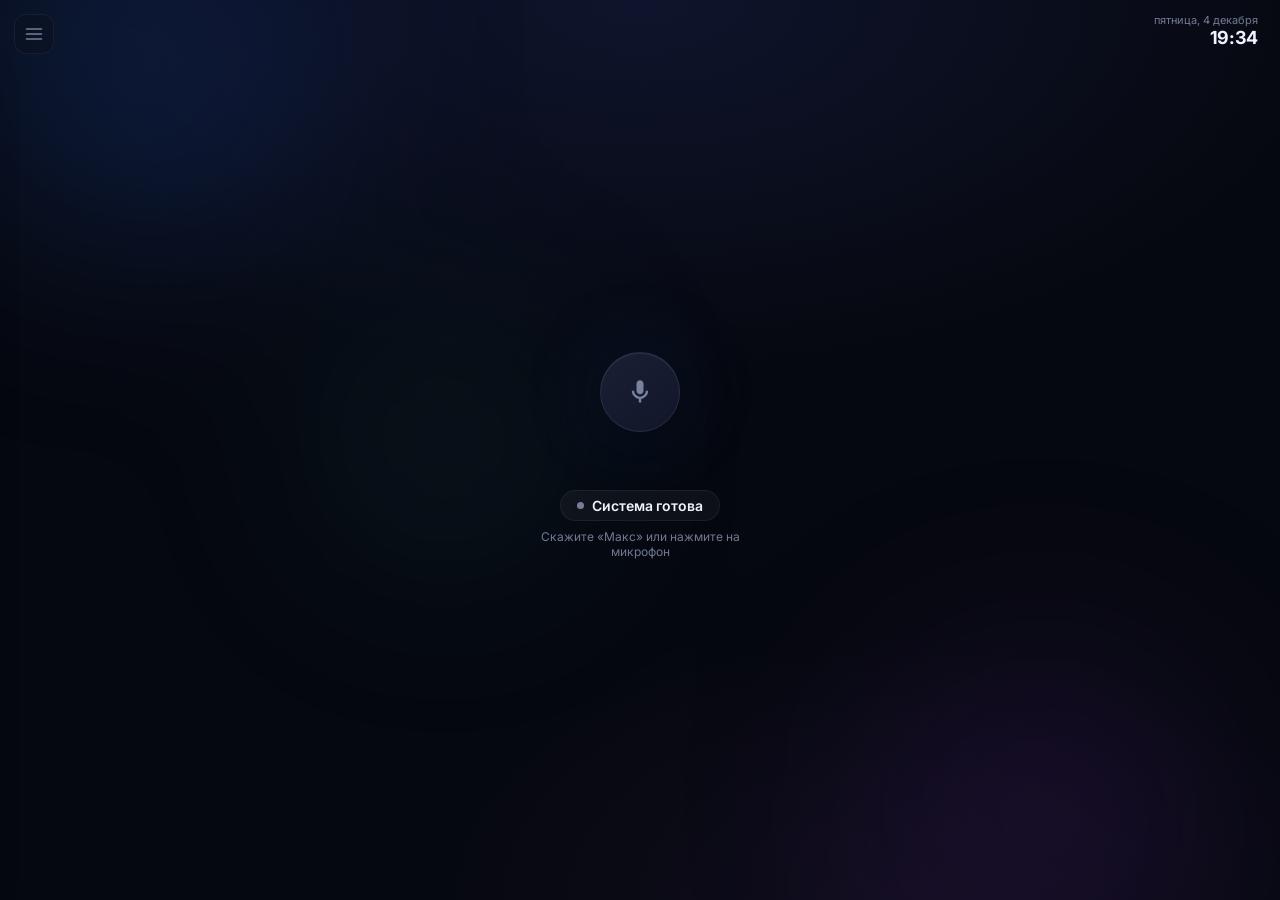
<file: frontend/index.html>
<!DOCTYPE html>
<html lang="ru">

<head>
    <meta charset="UTF-8">
    <meta name="viewport" content="width=device-width, initial-scale=1.0">
    <title>Max — Voice OS</title>
    <link rel="stylesheet" href="style.css">
    <link rel="preconnect" href="https://fonts.googleapis.com">
    <link rel="preconnect" href="https://fonts.gstatic.com" crossorigin>
    <link href="https://fonts.googleapis.com/css2?family=Inter:wght@300;400;500;600;700;800&display=swap" rel="stylesheet">
</head>

<body>
    <div class="desktop-wallpaper">
        <div class="gradient-overlay"></div>
        <div class="bokeh-container">
            <div class="bokeh bokeh-1"></div>
            <div class="bokeh bokeh-2"></div>
            <div class="bokeh bokeh-3"></div>
        </div>
    </div>

    <!-- Кнопка вызова боковой панели -->
    <button id="sidebar-toggle" class="sidebar-toggle-btn" title="История чатов">
        <svg viewBox="0 0 24 24" fill="none" stroke="currentColor" stroke-width="2" width="20" height="20" stroke-linecap="round">
            <line x1="3" y1="12" x2="21" y2="12"></line>
            <line x1="3" y1="6" x2="21" y2="6"></line>
            <line x1="3" y1="18" x2="21" y2="18"></line>
        </svg>
    </button>

    <div class="os-layout">
        <aside class="sidebar-history glass-card" id="sidebar">
            <div class="sidebar-header">
                <h2>История чатов</h2>
                <button id="new-chat-btn" class="new-chat-btn" title="Новый чат">
                    <svg viewBox="0 0 24 24" fill="none" stroke="currentColor" stroke-width="2.5" width="16" height="16">
                        <line x1="12" y1="5" x2="12" y2="19"></line>
                        <line x1="5" y1="12" x2="19" y2="12"></line>
                    </svg>
                </button>
            </div>
            <div class="chat-container" id="chat-history">
            </div>
        </aside>

        <main class="os-workspace">
            <header class="os-header">
                <div class="status-group">
                    <span class="date" id="current-date">Четверг, 29 Января</span>
                    <span class="clock" id="current-time">09:31</span>
                </div>
            </header>

            <div class="center-stage">
                <div class="voice-hub-wrapper">
                    <div class="voice-hub" id="voice-hub">

                        <!-- Mic orb area -->
                        <div class="mic-orb-area" id="mic-toggle">
                            <!-- Pulse rings (visible when active) -->
                            <div class="pulse-ring pulse-ring-1"></div>
                            <div class="pulse-ring pulse-ring-2"></div>
                            <div class="pulse-ring pulse-ring-3"></div>

                            <!-- Glow backdrop -->
                            <div class="orb-glow"></div>

                            <!-- Main orb -->
                            <div class="mic-orb">
                                <svg class="mic-icon" viewBox="0 0 24 24" fill="currentColor" width="28" height="28">
                                    <path d="M12 14c1.66 0 3-1.34 3-3V5c0-1.66-1.34-3-3-3S9 3.34 9 5v6c0 1.66 1.34 3 3 3z"/>
                                    <path d="M17 11c0 2.76-2.24 5-5 5s-5-2.24-5-5H5c0 3.53 2.61 6.43 6 6.92V21h2v-3.08c3.39-.49 6-3.39 6-6.92h-2z"/>
                                </svg>
                            </div>

                            <!-- Waveform bars around orb -->
                            <div class="waveform-ring">
                                <div class="wave-bar"></div>
                                <div class="wave-bar"></div>
                                <div class="wave-bar"></div>
                                <div class="wave-bar"></div>
                                <div class="wave-bar"></div>
                                <div class="wave-bar"></div>
                                <div class="wave-bar"></div>
                                <div class="wave-bar"></div>
                                <div class="wave-bar"></div>
                                <div class="wave-bar"></div>
                                <div class="wave-bar"></div>
                                <div class="wave-bar"></div>
                            </div>
                        </div>

                        <div class="voice-labels">
                            <div class="status-badge" id="status-badge">
                                <span class="status-dot"></span>
                                <span id="status-text">Система готова</span>
                            </div>
                            <p id="sub-status">Скажите «Макс» или нажмите на микрофон</p>
                        </div>
                    </div>

                    <div class="glass-card user-text-window" id="user-text-window" style="opacity: 0;">
                        <p id="user-text-display">...</p>
                    </div>
                </div>
            </div>
        </main>
    </div>

    <script src="script.js"></script>
</body>

</html>
</file>
<file: frontend/style.css>
:root {
    --accent-h: 217;
    --accent-s: 91%;
    --accent-l: 60%;
    --accent: hsl(var(--accent-h), var(--accent-s), var(--accent-l));
    --accent-bright: hsl(var(--accent-h), 100%, 72%);
    --accent-glow: hsla(var(--accent-h), 100%, 65%, 0.35);
    --accent-deep: hsl(var(--accent-h), 80%, 45%);

    --danger: #ef4444;
    --danger-glow: rgba(239, 68, 68, 0.35);

    --active-h: 150;
    --active-s: 80%;
    --active-l: 55%;
    --active: hsl(var(--active-h), var(--active-s), var(--active-l));
    --active-glow: hsla(var(--active-h), 100%, 55%, 0.35);

    --bg-dark: #06080f;
    --bg-surface: #0c1120;
    --text-pure: #f0f4ff;
    --text-secondary: rgba(200, 215, 255, 0.55);
    --glass: rgba(12, 17, 32, 0.65);
    --glass-border: rgba(255, 255, 255, 0.06);
    --glass-highlight: rgba(255, 255, 255, 0.03);
    --card-shadow: 0 8px 32px rgba(0, 0, 0, 0.5);
    --transition-smooth: cubic-bezier(0.22, 1, 0.36, 1);
}

* {
    margin: 0;
    padding: 0;
    box-sizing: border-box;
}

body {
    font-family: 'Inter', -apple-system, BlinkMacSystemFont, sans-serif;
    background: var(--bg-dark);
    color: var(--text-pure);
    height: 100vh;
    overflow: hidden;
    -webkit-font-smoothing: antialiased;
}

.desktop-wallpaper {
    position: fixed;
    inset: 0;
    z-index: -1;
    background: var(--bg-dark);
}

.gradient-overlay {
    position: absolute;
    inset: 0;
    background:
        radial-gradient(ellipse 80% 60% at 50% 0%, hsla(230, 50%, 15%, 0.7) 0%, transparent 70%),
        radial-gradient(ellipse 60% 50% at 70% 100%, hsla(260, 40%, 12%, 0.5) 0%, transparent 60%);
}

.bokeh-container {
    position: absolute;
    width: 100%;
    height: 100%;
    filter: blur(100px);
    opacity: 0.5;
}

.bokeh {
    position: absolute;
    border-radius: 50%;
    animation: drift 25s infinite alternate ease-in-out;
}

.bokeh-1 {
    width: 400px;
    height: 400px;
    background: hsla(220, 70%, 35%, 0.5);
    top: -15%;
    left: -5%;
}

.bokeh-2 {
    width: 350px;
    height: 350px;
    background: hsla(270, 60%, 30%, 0.4);
    bottom: -10%;
    right: 5%;
    animation-delay: -8s;
}

.bokeh-3 {
    width: 250px;
    height: 250px;
    background: hsla(190, 70%, 30%, 0.3);
    top: 35%;
    left: 25%;
    animation-delay: -15s;
}

@keyframes drift {
    0% { transform: translate(0, 0) scale(1) rotate(0deg); }
    100% { transform: translate(80px, 60px) scale(1.2) rotate(30deg); }
}

.sidebar-toggle-btn {
    position: absolute;
    top: 14px;
    left: 14px;
    z-index: 100;
    background: var(--glass);
    border: 1px solid var(--glass-border);
    color: var(--text-secondary);
    width: 40px;
    height: 40px;
    border-radius: 12px;
    cursor: pointer;
    display: flex;
    align-items: center;
    justify-content: center;
    transition: all 0.25s var(--transition-smooth);
    backdrop-filter: blur(20px);
}

.sidebar-toggle-btn:hover {
    color: var(--text-pure);
    background: rgba(255, 255, 255, 0.08);
    border-color: rgba(255, 255, 255, 0.12);
    transform: scale(1.05);
}

.os-layout {
    display: flex;
    height: 100vh;
    padding: 10px;
    gap: 10px;
}

.sidebar-history {
    position: absolute;
    left: -320px;
    top: 65px;
    bottom: 10px;
    width: 300px;
    z-index: 50;
    transition: left 0.4s var(--transition-smooth);
    display: flex;
    flex-direction: column;
}

.sidebar-history.open {
    left: 14px;
}

.sidebar-header {
    display: flex;
    justify-content: space-between;
    align-items: center;
    margin-bottom: 16px;
    padding-bottom: 12px;
    border-bottom: 1px solid var(--glass-border);
}

.sidebar-header h2 {
    font-size: 14px;
    font-weight: 600;
    letter-spacing: 0.02em;
    color: var(--text-secondary);
    text-transform: uppercase;
}

.new-chat-btn {
    background: var(--accent);
    color: white;
    border: none;
    border-radius: 10px;
    width: 32px;
    height: 32px;
    cursor: pointer;
    display: flex;
    align-items: center;
    justify-content: center;
    box-shadow: 0 2px 12px var(--accent-glow);
    transition: all 0.25s var(--transition-smooth);
}

.new-chat-btn:hover {
    transform: scale(1.1);
    box-shadow: 0 4px 20px var(--accent-glow);
}

.glass-card {
    background: var(--glass);
    backdrop-filter: blur(40px);
    -webkit-backdrop-filter: blur(40px);
    border: 1px solid var(--glass-border);
    border-radius: 20px;
    padding: 20px;
    box-shadow: var(--card-shadow);
}

.chat-container {
    flex: 1;
    overflow-y: auto;
    display: flex;
    flex-direction: column;
    gap: 8px;
    padding-right: 4px;
    min-height: 0;
}

.chat-container::-webkit-scrollbar { width: 3px; }
.chat-container::-webkit-scrollbar-track { background: transparent; }
.chat-container::-webkit-scrollbar-thumb {
    background: rgba(255, 255, 255, 0.08);
    border-radius: 10px;
}
.chat-container::-webkit-scrollbar-thumb:hover { background: var(--accent); }

.chat-session {
    background: var(--glass-highlight);
    border: 1px solid rgba(255, 255, 255, 0.04);
    border-radius: 14px;
    overflow: hidden;
    transition: all 0.3s var(--transition-smooth);
}

.chat-session:hover {
    border-color: rgba(255, 255, 255, 0.08);
    background: rgba(255, 255, 255, 0.04);
}

.chat-session.active {
    border-color: hsla(var(--accent-h), 60%, 50%, 0.3);
    background: hsla(var(--accent-h), 60%, 50%, 0.06);
}

.chat-title-row {
    display: flex;
    align-items: center;
    justify-content: space-between;
    transition: background 0.2s;
}

.chat-title-row:hover { background: rgba(255, 255, 255, 0.04); }

.chat-title {
    padding: 12px 14px;
    font-size: 13px;
    font-weight: 500;
    cursor: pointer;
    white-space: nowrap;
    overflow: hidden;
    text-overflow: ellipsis;
    user-select: none;
    flex: 1;
    min-width: 0;
}

.chat-delete-btn {
    background: none;
    border: none;
    color: rgba(255, 255, 255, 0.2);
    font-size: 13px;
    cursor: pointer;
    padding: 8px 12px;
    transition: all 0.2s;
    flex-shrink: 0;
}

.chat-delete-btn:hover {
    color: var(--danger);
    transform: scale(1.15);
}

.chat-meta {
    padding: 2px 14px 10px;
    font-size: 11px;
    color: var(--text-secondary);
}

.chat-messages {
    padding: 12px 14px;
    display: flex;
    flex-direction: column;
    gap: 8px;
    border-top: 1px solid rgba(255, 255, 255, 0.04);
    max-height: 280px;
    overflow-y: auto;
}

.msg {
    padding: 10px 14px;
    border-radius: 16px;
    font-size: 13px;
    max-width: 92%;
    line-height: 1.5;
    word-break: break-word;
}

.msg.bot {
    background: rgba(255, 255, 255, 0.04);
    align-self: flex-start;
    border-bottom-left-radius: 6px;
    color: var(--text-pure);
}

.msg.user {
    background: linear-gradient(135deg, var(--accent), var(--accent-deep));
    align-self: flex-end;
    border-bottom-right-radius: 6px;
    color: white;
    box-shadow: 0 2px 12px var(--accent-glow);
}

.os-workspace {
    flex: 1;
    display: flex;
    flex-direction: column;
    height: calc(100vh - 20px);
}

.os-header {
    display: flex;
    justify-content: flex-end;
    align-items: center;
    height: 40px;
    padding: 0 12px;
}

.status-group {
    display: flex;
    flex-direction: column;
    align-items: flex-end;
}

.clock {
    font-size: 18px;
    font-weight: 700;
    letter-spacing: -0.02em;
    color: var(--text-pure);
}

.date {
    font-size: 11px;
    color: var(--text-secondary);
    font-weight: 400;
}

.center-stage {
    flex: 1;
    display: flex;
    align-items: center;
    justify-content: center;
}

.voice-hub-wrapper {
    display: flex;
    flex-direction: column;
    align-items: center;
    gap: 24px;
    z-index: 10;
}

.voice-hub {
    display: flex;
    flex-direction: column;
    align-items: center;
    justify-content: center;
    text-align: center;
    position: relative;
    width: 300px;
    padding: 40px 30px 30px;
}

.mic-orb-area {
    position: relative;
    width: 140px;
    height: 140px;
    display: flex;
    align-items: center;
    justify-content: center;
    cursor: pointer;
    margin-bottom: 28px;
}

.pulse-ring {
    position: absolute;
    width: 100%;
    height: 100%;
    border-radius: 50%;
    border: 1.5px solid var(--accent);
    opacity: 0;
    transform: scale(0.8);
    pointer-events: none;
    transition: opacity 0.4s;
}

.orb-glow {
    position: absolute;
    width: 100px;
    height: 100px;
    border-radius: 50%;
    background: var(--accent);
    filter: blur(40px);
    opacity: 0.12;
    transition: all 0.6s var(--transition-smooth);
    pointer-events: none;
}

.mic-orb {
    position: relative;
    width: 80px;
    height: 80px;
    border-radius: 50%;
    background: linear-gradient(145deg, #1a1f35, #12162a);
    border: 1.5px solid rgba(255, 255, 255, 0.08);
    display: flex;
    align-items: center;
    justify-content: center;
    z-index: 5;
    box-shadow:
        0 4px 24px rgba(0, 0, 0, 0.4),
        inset 0 1px 0 rgba(255, 255, 255, 0.06);
    transition: all 0.5s var(--transition-smooth);
    animation: orb-breathe 4s infinite ease-in-out;
}

.mic-icon {
    width: 28px;
    height: 28px;
    color: var(--text-secondary);
    transition: all 0.4s var(--transition-smooth);
}

@keyframes orb-breathe {
    0%, 100% { transform: scale(1); }
    50% { transform: scale(1.03); }
}

.waveform-ring {
    position: absolute;
    width: 100%;
    height: 100%;
    display: flex;
    align-items: center;
    justify-content: center;
    opacity: 0;
    transition: opacity 0.4s;
    pointer-events: none;
}

.wave-bar {
    position: absolute;
    width: 3px;
    height: 8px;
    background: var(--accent-bright);
    border-radius: 3px;
    transform-origin: center 70px;
    opacity: 0.6;
}

.wave-bar:nth-child(1)  { transform: rotate(0deg)   translateY(-56px); }
.wave-bar:nth-child(2)  { transform: rotate(30deg)  translateY(-56px); }
.wave-bar:nth-child(3)  { transform: rotate(60deg)  translateY(-56px); }
.wave-bar:nth-child(4)  { transform: rotate(90deg)  translateY(-56px); }
.wave-bar:nth-child(5)  { transform: rotate(120deg) translateY(-56px); }
.wave-bar:nth-child(6)  { transform: rotate(150deg) translateY(-56px); }
.wave-bar:nth-child(7)  { transform: rotate(180deg) translateY(-56px); }
.wave-bar:nth-child(8)  { transform: rotate(210deg) translateY(-56px); }
.wave-bar:nth-child(9)  { transform: rotate(240deg) translateY(-56px); }
.wave-bar:nth-child(10) { transform: rotate(270deg) translateY(-56px); }
.wave-bar:nth-child(11) { transform: rotate(300deg) translateY(-56px); }
.wave-bar:nth-child(12) { transform: rotate(330deg) translateY(-56px); }

.mic-orb-area:hover .mic-orb {
    border-color: rgba(255, 255, 255, 0.12);
    box-shadow:
        0 4px 24px rgba(0, 0, 0, 0.4),
        0 0 0 1px rgba(255, 255, 255, 0.05),
        inset 0 1px 0 rgba(255, 255, 255, 0.08);
    transform: scale(1.06);
    animation: none;
}

.mic-orb-area:hover .mic-icon {
    color: var(--text-pure);
}

.mic-orb-area:hover .orb-glow {
    opacity: 0.2;
    transform: scale(1.2);
}

.mic-orb-area:active .mic-orb {
    transform: scale(0.95);
}

.voice-hub.active .mic-orb {
    background: linear-gradient(145deg, var(--accent), var(--accent-deep));
    border-color: var(--accent-bright);
    box-shadow:
        0 0 30px var(--accent-glow),
        0 0 60px hsla(var(--accent-h), 100%, 50%, 0.15),
        inset 0 1px 0 rgba(255, 255, 255, 0.2);
    animation: orb-active-pulse 2s infinite ease-in-out;
}

.voice-hub.active .mic-icon {
    color: white;
    filter: drop-shadow(0 0 6px rgba(255, 255, 255, 0.5));
}

.voice-hub.active .orb-glow {
    opacity: 0.4;
    transform: scale(1.8);
    background: var(--accent-bright);
}

.voice-hub.active .pulse-ring {
    opacity: 1;
    animation: pulse-expand 2.5s infinite ease-out;
}

.voice-hub.active .pulse-ring-2 {
    animation-delay: 0.6s;
}

.voice-hub.active .pulse-ring-3 {
    animation-delay: 1.2s;
}

.voice-hub.active .waveform-ring {
    opacity: 1;
}

.voice-hub.active .wave-bar {
    animation: wave-dance 1.2s infinite ease-in-out;
}

.voice-hub.active .wave-bar:nth-child(1)  { animation-delay: 0.00s; }
.voice-hub.active .wave-bar:nth-child(2)  { animation-delay: 0.08s; }
.voice-hub.active .wave-bar:nth-child(3)  { animation-delay: 0.16s; }
.voice-hub.active .wave-bar:nth-child(4)  { animation-delay: 0.24s; }
.voice-hub.active .wave-bar:nth-child(5)  { animation-delay: 0.32s; }
.voice-hub.active .wave-bar:nth-child(6)  { animation-delay: 0.40s; }
.voice-hub.active .wave-bar:nth-child(7)  { animation-delay: 0.48s; }
.voice-hub.active .wave-bar:nth-child(8)  { animation-delay: 0.56s; }
.voice-hub.active .wave-bar:nth-child(9)  { animation-delay: 0.64s; }
.voice-hub.active .wave-bar:nth-child(10) { animation-delay: 0.72s; }
.voice-hub.active .wave-bar:nth-child(11) { animation-delay: 0.80s; }
.voice-hub.active .wave-bar:nth-child(12) { animation-delay: 0.88s; }

@keyframes orb-active-pulse {
    0%, 100% { transform: scale(1); }
    50% { transform: scale(1.06); }
}

@keyframes pulse-expand {
    0% {
        transform: scale(0.9);
        opacity: 0.5;
    }
    100% {
        transform: scale(1.6);
        opacity: 0;
    }
}

@keyframes wave-dance {
    0%, 100% { height: 6px; opacity: 0.4; }
    50% { height: 18px; opacity: 1; }
}

.voice-labels {
    display: flex;
    flex-direction: column;
    align-items: center;
    gap: 8px;
}

.status-badge {
    display: inline-flex;
    align-items: center;
    gap: 8px;
    padding: 6px 16px;
    background: rgba(255, 255, 255, 0.04);
    border: 1px solid rgba(255, 255, 255, 0.06);
    border-radius: 100px;
    font-size: 14px;
    font-weight: 600;
    letter-spacing: -0.01em;
    transition: all 0.4s var(--transition-smooth);
}

.status-dot {
    width: 7px;
    height: 7px;
    border-radius: 50%;
    background: var(--text-secondary);
    transition: all 0.4s;
}

.voice-hub.active .status-badge {
    background: hsla(var(--accent-h), 60%, 50%, 0.1);
    border-color: hsla(var(--accent-h), 60%, 50%, 0.2);
}

.voice-hub.active .status-dot {
    background: var(--active);
    box-shadow: 0 0 8px var(--active-glow);
    animation: dot-blink 1.5s infinite;
}

@keyframes dot-blink {
    0%, 100% { opacity: 1; }
    50% { opacity: 0.4; }
}

.voice-labels p {
    color: var(--text-secondary);
    font-size: 12px;
    font-weight: 400;
    max-width: 240px;
}

.user-text-window {
    width: 100%;
    max-width: 320px;
    padding: 14px 20px;
    text-align: center;
    font-size: 13px;
    font-weight: 500;
    color: var(--text-pure);
    transition: opacity 0.4s var(--transition-smooth);
    display: flex;
    align-items: center;
    justify-content: center;
    border-radius: 16px;
}
</file>
